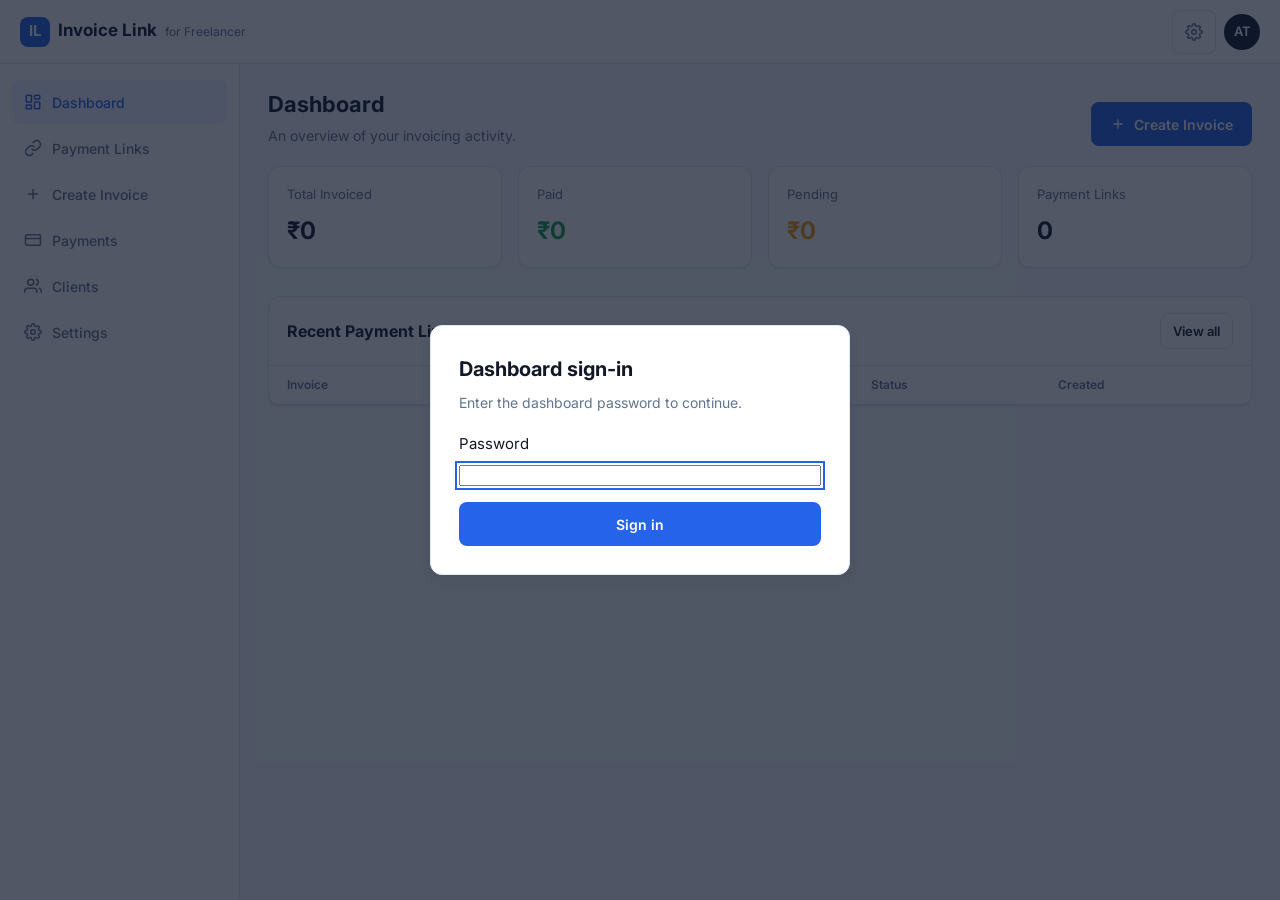
<file: index.html>
<!DOCTYPE html>
<html lang="en">
<head>
<meta charset="UTF-8">
<meta name="viewport" content="width=device-width, initial-scale=1.0">
<title>Invoice Link for Freelancer — Dashboard</title>
<link rel="preconnect" href="https://fonts.googleapis.com">
<link rel="preconnect" href="https://fonts.gstatic.com" crossorigin>
<link href="https://fonts.googleapis.com/css2?family=Inter:wght@400;500;600;700&display=swap" rel="stylesheet">
<link rel="stylesheet" href="style.css">
</head>
<body>

<header class="app-header">
  <div style="display:flex; align-items:center; gap:10px;">
    <button class="icon-btn menu-toggle" id="menuToggle" aria-label="Open menu" aria-expanded="false" aria-controls="sidebar">
      <svg width="18" height="18" viewBox="0 0 24 24" fill="none" stroke="currentColor" stroke-width="2"><line x1="3" y1="6" x2="21" y2="6"/><line x1="3" y1="12" x2="21" y2="12"/><line x1="3" y1="18" x2="21" y2="18"/></svg>
    </button>
    <div class="brand">
      <span class="brand__mark" aria-hidden="true">IL</span>
      <span class="brand__name">Invoice Link</span>
      <span class="brand__sub">for Freelancer</span>
    </div>
  </div>
  <div class="header-actions">
    <button class="icon-btn" id="settingsShortcut" aria-label="Settings" data-nav="settings">
      <svg width="18" height="18" viewBox="0 0 24 24" fill="none" stroke="currentColor" stroke-width="2"><circle cx="12" cy="12" r="3"/><path d="M19.4 15a1.7 1.7 0 0 0 .34 1.87l.06.06a2 2 0 1 1-2.83 2.83l-.06-.06a1.7 1.7 0 0 0-1.87-.34 1.7 1.7 0 0 0-1 1.55V21a2 2 0 0 1-4 0v-.09A1.7 1.7 0 0 0 9 19.4a1.7 1.7 0 0 0-1.87.34l-.06.06a2 2 0 1 1-2.83-2.83l.06-.06A1.7 1.7 0 0 0 4.6 15a1.7 1.7 0 0 0-1.55-1H3a2 2 0 0 1 0-4h.09A1.7 1.7 0 0 0 4.6 9a1.7 1.7 0 0 0-.34-1.87l-.06-.06a2 2 0 1 1 2.83-2.83l.06.06A1.7 1.7 0 0 0 9 4.6a1.7 1.7 0 0 0 1-1.55V3a2 2 0 0 1 4 0v.09a1.7 1.7 0 0 0 1 1.55 1.7 1.7 0 0 0 1.87-.34l.06-.06a2 2 0 1 1 2.83 2.83l-.06.06A1.7 1.7 0 0 0 19.4 9a1.7 1.7 0 0 0 1.55 1H21a2 2 0 0 1 0 4h-.09a1.7 1.7 0 0 0-1.51 1z"/></svg>
    </button>
    <button class="btn btn-secondary btn-sm" id="adminSignOut" type="button" hidden>Sign out</button>
    <span class="avatar" aria-hidden="true">AT</span>
    <span class="visually-hidden">Profile</span>
  </div>
</header>

<div class="app-shell">
  <nav class="sidebar" id="sidebar" aria-label="Primary">
    <ul class="nav-list">
      <li><a class="nav-link" href="#dashboard" data-nav="dashboard" aria-current="page">
        <svg width="18" height="18" viewBox="0 0 24 24" fill="none" stroke="currentColor" stroke-width="2"><rect x="3" y="3" width="7" height="9" rx="1"/><rect x="14" y="3" width="7" height="5" rx="1"/><rect x="14" y="12" width="7" height="9" rx="1"/><rect x="3" y="16" width="7" height="5" rx="1"/></svg>
        <span>Dashboard</span></a></li>
      <li><a class="nav-link" href="#links" data-nav="links">
        <svg width="18" height="18" viewBox="0 0 24 24" fill="none" stroke="currentColor" stroke-width="2"><path d="M10 13a5 5 0 0 0 7.54.54l3-3a5 5 0 0 0-7.07-7.07l-1.72 1.71"/><path d="M14 11a5 5 0 0 0-7.54-.54l-3 3a5 5 0 0 0 7.07 7.07l1.71-1.71"/></svg>
        <span>Payment Links</span></a></li>
      <li><a class="nav-link" href="#create" data-nav="create">
        <svg width="18" height="18" viewBox="0 0 24 24" fill="none" stroke="currentColor" stroke-width="2"><path d="M12 5v14M5 12h14"/></svg>
        <span>Create Invoice</span></a></li>
      <li><a class="nav-link" href="#payments" data-nav="payments">
        <svg width="18" height="18" viewBox="0 0 24 24" fill="none" stroke="currentColor" stroke-width="2"><rect x="2" y="5" width="20" height="14" rx="2"/><line x1="2" y1="10" x2="22" y2="10"/></svg>
        <span>Payments</span></a></li>
      <li><a class="nav-link" href="#clients" data-nav="clients">
        <svg width="18" height="18" viewBox="0 0 24 24" fill="none" stroke="currentColor" stroke-width="2"><path d="M17 21v-2a4 4 0 0 0-4-4H5a4 4 0 0 0-4 4v2"/><circle cx="9" cy="7" r="4"/><path d="M23 21v-2a4 4 0 0 0-3-3.87M16 3.13a4 4 0 0 1 0 7.75"/></svg>
        <span>Clients</span></a></li>
      <li><a class="nav-link" href="#settings" data-nav="settings">
        <svg width="18" height="18" viewBox="0 0 24 24" fill="none" stroke="currentColor" stroke-width="2"><circle cx="12" cy="12" r="3"/><path d="M19.4 15a1.7 1.7 0 0 0 .34 1.87l.06.06a2 2 0 1 1-2.83 2.83l-.06-.06a1.7 1.7 0 0 0-1.87-.34 1.7 1.7 0 0 0-1 1.55V21a2 2 0 0 1-4 0v-.09A1.7 1.7 0 0 0 9 19.4a1.7 1.7 0 0 0-1.87.34l-.06.06a2 2 0 1 1-2.83-2.83l.06-.06A1.7 1.7 0 0 0 4.6 15a1.7 1.7 0 0 0-1.55-1H3a2 2 0 0 1 0-4h.09A1.7 1.7 0 0 0 4.6 9a1.7 1.7 0 0 0-.34-1.87l-.06-.06a2 2 0 1 1 2.83-2.83l.06.06A1.7 1.7 0 0 0 9 4.6a1.7 1.7 0 0 0 1-1.55V3a2 2 0 0 1 4 0v.09a1.7 1.7 0 0 0 1 1.55 1.7 1.7 0 0 0 1.87-.34l.06-.06a2 2 0 1 1 2.83 2.83l-.06.06A1.7 1.7 0 0 0 19.4 9a1.7 1.7 0 0 0 1.55 1H21a2 2 0 0 1 0 4h-.09a1.7 1.7 0 0 0-1.51 1z"/></svg>
        <span>Settings</span></a></li>
    </ul>
  </nav>

  <main class="main" id="mainContent">

    <!-- ============================= DASHBOARD ============================= -->
    <section class="view is-active" id="view-dashboard" aria-labelledby="dashboardHeading">
      <div class="page-head">
        <div>
          <h1 id="dashboardHeading">Dashboard</h1>
          <p>An overview of your invoicing activity.</p>
        </div>
        <button class="btn btn-primary" data-nav="create">
          <svg width="16" height="16" viewBox="0 0 24 24" fill="none" stroke="currentColor" stroke-width="2"><path d="M12 5v14M5 12h14"/></svg>
          Create Invoice
        </button>
      </div>

      <div class="stat-grid">
        <div class="stat-card">
          <p class="stat-card__label">Total Invoiced</p>
          <p class="stat-card__value" id="statTotalInvoiced">₹0</p>
        </div>
        <div class="stat-card stat-card--paid">
          <p class="stat-card__label">Paid</p>
          <p class="stat-card__value" id="statPaid">₹0</p>
        </div>
        <div class="stat-card stat-card--pending">
          <p class="stat-card__label">Pending</p>
          <p class="stat-card__value" id="statPending">₹0</p>
        </div>
        <div class="stat-card">
          <p class="stat-card__label">Payment Links</p>
          <p class="stat-card__value" id="statLinkCount">0</p>
        </div>
      </div>

      <div class="panel">
        <div class="panel__header">
          <h2>Recent Payment Links</h2>
          <button class="btn btn-secondary btn-sm" data-nav="links">View all</button>
        </div>
        <div class="table-scroll">
          <table>
            <thead>
              <tr><th>Invoice</th><th>Client</th><th>Amount</th><th>Status</th><th>Created</th></tr>
            </thead>
            <tbody id="dashboardRecentBody"></tbody>
          </table>
        </div>
      </div>
    </section>

    <!-- ============================= PAYMENT LINKS ========================== -->
    <section class="view" id="view-links" aria-labelledby="linksHeading">
      <div class="page-head">
        <div>
          <h1 id="linksHeading">Payment Links</h1>
          <p>Every invoice link you've generated.</p>
        </div>
        <button class="btn btn-primary" data-nav="create">
          <svg width="16" height="16" viewBox="0 0 24 24" fill="none" stroke="currentColor" stroke-width="2"><path d="M12 5v14M5 12h14"/></svg>
          Create Invoice
        </button>
      </div>
      <div class="panel">
        <div class="panel__body table-scroll">
          <table>
            <thead>
              <tr><th>Invoice</th><th>Client</th><th>Amount</th><th>Status</th><th>Created</th><th>Actions</th></tr>
            </thead>
            <tbody id="linksTableBody"></tbody>
          </table>
          <div class="empty-state" id="linksEmptyState" hidden>
            <p><strong>No payment links yet.</strong></p>
            <p>Create an invoice to generate your first shareable link.</p>
          </div>
        </div>
      </div>
    </section>

    <!-- ============================= CREATE INVOICE ========================= -->
    <section class="view" id="view-create" aria-labelledby="createHeading">
      <div class="page-head">
        <div>
          <h1 id="createHeading">Create Invoice</h1>
          <p>Fill in the details to generate a shareable payment link.</p>
        </div>
      </div>

      <div class="panel">
        <div class="panel__body">
          <form id="invoiceForm" novalidate>

            <div class="form-section">
              <h3>Invoice information</h3>
              <div class="form-grid">
                <div class="field">
                  <label for="invoiceNumber">Invoice number</label>
                  <input type="text" id="invoiceNumber" name="invoiceNumber" readonly>
                  <span class="hint">Generated automatically when you submit.</span>
                </div>
                <div class="field">
                  <label for="serviceTitle">Service title</label>
                  <input type="text" id="serviceTitle" name="serviceTitle" placeholder="e.g. Website Development" required>
                  <span class="field-error" data-error-for="serviceTitle"></span>
                </div>
                <div class="field field--full">
                  <label for="description">Description</label>
                  <textarea id="description" name="description" placeholder="Briefly describe the work this invoice covers"></textarea>
                </div>
                <div class="field">
                  <label for="amount">Amount</label>
                  <div class="amount-row">
                    <input type="number" id="amount" name="amount" min="1" step="0.01" placeholder="5000" required>
                    <select id="currency" name="currency">
                      <option value="INR" selected>INR</option>
                      <option value="USD">USD</option>
                      <option value="EUR">EUR</option>
                    </select>
                  </div>
                  <span class="field-error" data-error-for="amount"></span>
                </div>
                <div class="field">
                  <label for="dueDate">Due date</label>
                  <input type="date" id="dueDate" name="dueDate" required>
                  <span class="field-error" data-error-for="dueDate"></span>
                </div>
              </div>
            </div>

            <div class="form-section">
              <h3>Client information</h3>
              <div class="form-grid">
                <div class="field">
                  <label for="clientName">Client name</label>
                  <input type="text" id="clientName" name="clientName" required>
                  <span class="field-error" data-error-for="clientName"></span>
                </div>
                <div class="field">
                  <label for="clientEmail">Client email</label>
                  <input type="email" id="clientEmail" name="clientEmail" required>
                  <span class="field-error" data-error-for="clientEmail"></span>
                </div>
                <div class="field">
                  <label for="clientPhone">Client phone</label>
                  <input type="tel" id="clientPhone" name="clientPhone">
                </div>
                <div class="field">
                  <label for="company">Company</label>
                  <input type="text" id="company" name="company">
                </div>
              </div>
            </div>

            <div class="form-section">
              <h3>Payment information</h3>
              <div class="form-grid">
                <div class="field">
                  <label for="upiId">UPI ID</label>
                  <input type="text" id="upiId" name="upiId" placeholder="yourname@upi" required>
                  <span class="field-error" data-error-for="upiId"></span>
                </div>
                <div class="field">
                  <label for="upiName">UPI name</label>
                  <input type="text" id="upiName" name="upiName" placeholder="Name shown to payer" required>
                  <span class="field-error" data-error-for="upiName"></span>
                </div>
                <div class="field field--full">
                  <label for="qrUpload">UPI QR code</label>
                  <div class="qr-upload">
                    <div class="qr-upload__preview" id="qrPreview">
                      <svg width="24" height="24" viewBox="0 0 24 24" fill="none" stroke="currentColor" stroke-width="2" style="color:#94A3B8"><rect x="3" y="3" width="7" height="7"/><rect x="14" y="3" width="7" height="7"/><rect x="3" y="14" width="7" height="7"/></svg>
                    </div>
                    <div>
                      <input type="file" id="qrUpload" name="qrUpload" accept="image/*">
                      <p class="hint">Optional — a QR code is also generated automatically from your UPI ID.</p>
                    </div>
                  </div>
                </div>
                <div class="field field--full">
                  <label for="notes">Additional notes</label>
                  <textarea id="notes" name="notes" placeholder="Optional note shown to the client"></textarea>
                </div>
              </div>
            </div>

            <div class="form-footer">
              <button type="button" class="btn btn-secondary" id="resetFormBtn">Clear form</button>
              <button type="submit" class="btn btn-primary">Generate Payment Link</button>
            </div>
          </form>

          <div class="link-result" id="linkResult">
            <svg width="18" height="18" viewBox="0 0 24 24" fill="none" stroke="var(--color-success)" stroke-width="2"><path d="M22 11.08V12a10 10 0 1 1-5.93-9.14"/><polyline points="22 4 12 14.01 9 11.01"/></svg>
            <code id="linkResultText"></code>
            <button class="btn btn-secondary btn-sm" id="copyLinkBtn">Copy</button>
            <button class="btn btn-secondary btn-sm" id="shareLinkBtn">Share on WhatsApp</button>
          </div>
        </div>
      </div>
    </section>

    <!-- ============================= PAYMENTS =============================== -->
    <section class="view" id="view-payments" aria-labelledby="paymentsHeading">
      <div class="page-head">
        <div>
          <h1 id="paymentsHeading">Payments</h1>
          <p>Review submissions and verify received payments.</p>
        </div>
        <button class="btn btn-secondary btn-sm" id="refreshPaymentsBtn">Refresh</button>
      </div>

      <div class="panel">
        <div class="panel__header">
          <h2>Pending verification</h2>
        </div>
        <div class="panel__body" id="pendingPaymentsList"></div>
        <div class="empty-state" id="pendingEmptyState" hidden>
          <p><strong>Nothing pending.</strong></p>
          <p>Submitted payments awaiting your verification will show up here.</p>
        </div>
      </div>

      <div class="panel" style="margin-top:20px;">
        <div class="panel__header">
          <h2>All payments</h2>
        </div>
        <div class="table-scroll">
          <table>
            <thead>
              <tr><th>Invoice</th><th>Client</th><th>Amount</th><th>UTR</th><th>Status</th><th>Submitted</th></tr>
            </thead>
            <tbody id="allPaymentsBody"></tbody>
          </table>
        </div>
      </div>
    </section>

    <!-- ============================= CLIENTS ================================= -->
    <section class="view" id="view-clients" aria-labelledby="clientsHeading">
      <div class="page-head">
        <div>
          <h1 id="clientsHeading">Clients</h1>
          <p>Everyone you've invoiced through Invoice Link.</p>
        </div>
      </div>
      <div class="panel">
        <div class="table-scroll">
          <table>
            <thead>
              <tr><th>Client</th><th>Company</th><th>Email</th><th>Invoices</th><th>Total paid</th></tr>
            </thead>
            <tbody id="clientsTableBody"></tbody>
          </table>
        </div>
        <div class="empty-state" id="clientsEmptyState" hidden>
          <p><strong>No clients yet.</strong></p>
          <p>Clients appear here once you create your first invoice.</p>
        </div>
      </div>
    </section>

    <!-- ============================= SETTINGS ================================ -->
    <section class="view" id="view-settings" aria-labelledby="settingsHeading">
      <div class="page-head">
        <div>
          <h1 id="settingsHeading">Settings</h1>
          <p>Connect your Google Sheets backend and default payment details.</p>
        </div>
      </div>
      <div class="panel">
        <div class="panel__body settings-grid">
          <div class="field">
            <label for="settingsScriptUrl">Google Apps Script Web App URL</label>
            <input type="url" id="settingsScriptUrl" placeholder="https://script.google.com/macros/s/AKfycbyOiIoFltcl5PeaCTI5nNxFdUTY6X_aiPdOyytoQ_7DCXQsk9iRJIqCrq6R4OcUw2ZMYw/exec">
            <span class="hint">Public endpoint only — this holds no credentials. See apps-script/README for setup.</span>
          </div>
          <div class="field">
            <label for="settingsUpiId">Default UPI ID</label>
            <input type="text" id="settingsUpiId" placeholder="yourname@upi">
          </div>
          <div class="field">
            <label for="settingsUpiName">Default UPI name</label>
            <input type="text" id="settingsUpiName">
          </div>
          <div>
            <button class="btn btn-primary" id="saveSettingsBtn">Save settings</button>
          </div>
        </div>
      </div>
    </section>

  </main>
</div>

<dialog class="admin-auth" id="adminAuthDialog" aria-labelledby="adminAuthTitle">
  <h1 id="adminAuthTitle">Dashboard sign-in</h1>
  <p id="adminAuthMessage" aria-live="polite">Enter the dashboard password to continue.</p>
  <form id="adminAuthForm">
    <label for="adminPassword">Password</label>
    <input id="adminPassword" type="password" name="password" autocomplete="current-password" required>
    <button class="btn btn-primary" id="adminAuthSubmit" type="submit">Sign in</button>
  </form>
</dialog>

<!-- Payment link details modal -->
<div class="overlay" id="linkDetailsOverlay" role="dialog" aria-modal="true" aria-labelledby="linkDetailsTitle">
  <div class="modal modal--invoice">
    <div class="modal__header">
      <h3 id="linkDetailsTitle">Payment link details</h3>
      <button class="icon-btn" id="linkDetailsClose" aria-label="Close">
        <svg width="16" height="16" viewBox="0 0 24 24" fill="none" stroke="currentColor" stroke-width="2"><line x1="18" y1="6" x2="6" y2="18"/><line x1="6" y1="6" x2="18" y2="18"/></svg>
      </button>
    </div>
    <div class="modal__body">
      <dl class="invoice-details-grid">
        <div><dt>Invoice</dt><dd id="linkDetailsInvoice">—</dd></div>
        <div><dt>Client</dt><dd id="linkDetailsClient">—</dd></div>
        <div><dt>Company</dt><dd id="linkDetailsCompany">—</dd></div>
        <div><dt>Email</dt><dd id="linkDetailsEmail">—</dd></div>
        <div><dt>Service</dt><dd id="linkDetailsService">—</dd></div>
        <div><dt>Amount</dt><dd id="linkDetailsAmount">—</dd></div>
        <div><dt>Status</dt><dd id="linkDetailsStatus">—</dd></div>
        <div><dt>Created</dt><dd id="linkDetailsCreated">—</dd></div>
      </dl>
      <div class="payment-link-preview">
        <p class="payment-link-preview__label">Payment link</p>
        <p id="linkDetailsUrl" class="payment-link-preview__url"></p>
      </div>
    </div>
    <div class="modal__footer">
      <button class="btn btn-secondary" id="linkDetailsCopy">Copy link</button>
      <button class="btn btn-secondary" id="linkDetailsCancel">Close</button>
      <button class="btn btn-primary" id="linkDetailsOpen">Open payment page</button>
    </div>
  </div>
</div>

<!-- Reject reason modal -->
<div class="overlay" id="rejectOverlay" role="dialog" aria-modal="true" aria-labelledby="rejectModalTitle">
  <div class="modal">
    <div class="modal__header">
      <h3 id="rejectModalTitle">Reject payment</h3>
      <button class="icon-btn" id="rejectModalClose" aria-label="Close">
        <svg width="16" height="16" viewBox="0 0 24 24" fill="none" stroke="currentColor" stroke-width="2"><line x1="18" y1="6" x2="6" y2="18"/><line x1="6" y1="6" x2="18" y2="18"/></svg>
      </button>
    </div>
    <div class="modal__body">
      <div class="field">
        <label for="rejectReason">Reason for rejection</label>
        <textarea id="rejectReason" placeholder="e.g. UTR does not match any received payment"></textarea>
      </div>
    </div>
    <div class="modal__footer">
      <button class="btn btn-secondary" id="rejectCancelBtn">Cancel</button>
      <button class="btn btn-danger" id="rejectConfirmBtn">Reject payment</button>
    </div>
  </div>
</div>

<div class="toast-stack" id="toastStack" aria-live="polite"></div>

<script src="script.js"></script>
</body>
</html>
</file>
<file: style.css>
/* ==========================================================================
   Invoice Link — Dashboard Styles
   ========================================================================== */

:root {
  --color-primary: #2563EB;
  --color-primary-dark: #1D4ED8;
  --color-dark: #0F172A;
  --color-bg: #F8FAFC;
  --color-white: #FFFFFF;
  --color-text: #111827;
  --color-text-secondary: #64748B;
  --color-border: #E2E8F0;
  --color-success: #16A34A;
  --color-success-bg: #F0FDF4;
  --color-warning: #F59E0B;
  --color-warning-bg: #FFFBEB;
  --color-error: #DC2626;
  --color-error-bg: #FEF2F2;

  --font-base: Inter, Arial, sans-serif;

  --radius-sm: 8px;
  --radius-md: 12px;
  --radius-lg: 16px;

  --shadow-sm: 0 1px 2px rgba(15, 23, 42, 0.06);
  --shadow-md: 0 4px 12px rgba(15, 23, 42, 0.08);

  --header-h: 64px;
  --sidebar-w: 240px;
}

* {
  box-sizing: border-box;
}

html, body {
  margin: 0;
  padding: 0;
}

body {
  font-family: var(--font-base);
  background: var(--color-bg);
  color: var(--color-text);
  font-size: 15px;
  line-height: 1.5;
  -webkit-font-smoothing: antialiased;
}

a {
  color: inherit;
}

button {
  font-family: inherit;
}

img {
  max-width: 100%;
}

.visually-hidden {
  position: absolute;
  width: 1px;
  height: 1px;
  padding: 0;
  margin: -1px;
  overflow: hidden;
  clip: rect(0, 0, 0, 0);
  white-space: nowrap;
  border: 0;
}

:focus-visible {
  outline: 2px solid var(--color-primary);
  outline-offset: 2px;
}

/* ------------------------------- Header --------------------------------- */

.app-header {
  height: var(--header-h);
  background: var(--color-white);
  border-bottom: 1px solid var(--color-border);
  display: flex;
  align-items: center;
  justify-content: space-between;
  padding: 0 20px;
  position: sticky;
  top: 0;
  z-index: 30;
}

.brand {
  display: flex;
  align-items: baseline;
  gap: 8px;
}

.brand__mark {
  width: 30px;
  height: 30px;
  border-radius: 8px;
  background: var(--color-primary);
  color: var(--color-white);
  display: inline-flex;
  align-items: center;
  justify-content: center;
  font-weight: 700;
  font-size: 15px;
  flex-shrink: 0;
}

.brand__name {
  font-weight: 700;
  font-size: 17px;
  color: var(--color-dark);
}

.brand__sub {
  font-size: 12px;
  color: var(--color-text-secondary);
}

.header-actions {
  display: flex;
  align-items: center;
  gap: 8px;
}

.icon-btn {
  width: 40px;
  height: 40px;
  min-width: 44px;
  min-height: 44px;
  border-radius: var(--radius-sm);
  border: 1px solid var(--color-border);
  background: var(--color-white);
  display: inline-flex;
  align-items: center;
  justify-content: center;
  cursor: pointer;
  color: var(--color-text-secondary);
}

.icon-btn:hover {
  background: var(--color-bg);
  color: var(--color-text);
}

.menu-toggle {
  display: none;
}

.avatar {
  width: 36px;
  height: 36px;
  border-radius: 50%;
  background: var(--color-dark);
  color: var(--color-white);
  display: inline-flex;
  align-items: center;
  justify-content: center;
  font-weight: 600;
  font-size: 13px;
}

/* ------------------------------- Shell ----------------------------------- */

.app-shell {
  display: grid;
  grid-template-columns: var(--sidebar-w) 1fr;
  min-height: calc(100vh - var(--header-h));
}

.sidebar {
  background: var(--color-white);
  border-right: 1px solid var(--color-border);
  padding: 16px 12px;
}

.nav-list {
  list-style: none;
  margin: 0;
  padding: 0;
  display: flex;
  flex-direction: column;
  gap: 2px;
}

.nav-link {
  display: flex;
  align-items: center;
  gap: 10px;
  padding: 10px 12px;
  min-height: 44px;
  border-radius: var(--radius-sm);
  text-decoration: none;
  color: var(--color-text-secondary);
  font-size: 14px;
  font-weight: 500;
}

.nav-link svg {
  flex-shrink: 0;
}

.nav-link:hover {
  background: var(--color-bg);
  color: var(--color-text);
}

.nav-link[aria-current="page"] {
  background: #EFF6FF;
  color: var(--color-primary);
}

.main {
  padding: 24px 28px 48px;
  min-width: 0;
}

.page-head {
  display: flex;
  align-items: flex-end;
  justify-content: space-between;
  margin-bottom: 20px;
  gap: 12px;
  flex-wrap: wrap;
}

.page-head h1 {
  font-size: 22px;
  margin: 0 0 4px;
  color: var(--color-dark);
}

.page-head p {
  margin: 0;
  color: var(--color-text-secondary);
  font-size: 14px;
}

/* ------------------------------- Buttons ---------------------------------- */

.btn {
  display: inline-flex;
  align-items: center;
  justify-content: center;
  gap: 8px;
  min-height: 44px;
  padding: 0 18px;
  border-radius: var(--radius-sm);
  font-size: 14px;
  font-weight: 600;
  border: 1px solid transparent;
  cursor: pointer;
  white-space: nowrap;
}

.btn-primary {
  background: var(--color-primary);
  color: var(--color-white);
}

.btn-primary:hover {
  background: var(--color-primary-dark);
}

.btn-secondary {
  background: var(--color-white);
  border-color: var(--color-border);
  color: var(--color-text);
}

.btn-secondary:hover {
  background: var(--color-bg);
}

.btn-ghost {
  background: transparent;
  color: var(--color-text-secondary);
}

.btn-ghost:hover {
  color: var(--color-text);
}

.btn-danger {
  background: var(--color-white);
  border-color: var(--color-error);
  color: var(--color-error);
}

.btn-danger:hover {
  background: var(--color-error-bg);
}

.btn-sm {
  min-height: 36px;
  padding: 0 12px;
  font-size: 13px;
}

.btn:disabled {
  opacity: 0.5;
  cursor: not-allowed;
}

/* ------------------------------- Cards ------------------------------------ */

.stat-grid {
  display: grid;
  grid-template-columns: repeat(4, 1fr);
  gap: 16px;
  margin-bottom: 28px;
}

.stat-card {
  background: var(--color-white);
  border: 1px solid var(--color-border);
  border-radius: var(--radius-md);
  padding: 18px;
  box-shadow: var(--shadow-sm);
}

.stat-card__label {
  font-size: 13px;
  color: var(--color-text-secondary);
  margin: 0 0 8px;
}

.stat-card__value {
  font-size: 24px;
  font-weight: 700;
  color: var(--color-dark);
  margin: 0;
}

.stat-card--paid .stat-card__value { color: var(--color-success); }
.stat-card--pending .stat-card__value { color: var(--color-warning); }

.panel {
  background: var(--color-white);
  border: 1px solid var(--color-border);
  border-radius: var(--radius-md);
  box-shadow: var(--shadow-sm);
}

.panel__header {
  display: flex;
  align-items: center;
  justify-content: space-between;
  padding: 16px 18px;
  border-bottom: 1px solid var(--color-border);
  gap: 12px;
  flex-wrap: wrap;
}

.panel__header h2 {
  font-size: 16px;
  margin: 0;
  color: var(--color-dark);
}

.panel__body {
  padding: 18px;
}

/* ------------------------------- Tables ------------------------------------ */

.table-scroll {
  overflow-x: auto;
}

table {
  width: 100%;
  border-collapse: collapse;
  min-width: 640px;
}

thead th {
  text-align: left;
  font-size: 12px;
  font-weight: 600;
  color: var(--color-text-secondary);
  padding: 10px 18px;
  border-bottom: 1px solid var(--color-border);
}

tbody td {
  padding: 14px 18px;
  border-bottom: 1px solid var(--color-border);
  font-size: 14px;
}

tbody tr:last-child td {
  border-bottom: none;
}

.cell-actions {
  display: flex;
  gap: 6px;
  flex-wrap: wrap;
}

/* ------------------------------- Badges ------------------------------------ */

.badge {
  display: inline-flex;
  align-items: center;
  gap: 6px;
  padding: 3px 10px;
  border-radius: 999px;
  font-size: 12px;
  font-weight: 600;
}

.badge::before {
  content: "";
  width: 6px;
  height: 6px;
  border-radius: 50%;
  background: currentColor;
}

.badge--paid { background: var(--color-success-bg); color: var(--color-success); }
.badge--pending { background: var(--color-warning-bg); color: var(--color-warning); }
.badge--rejected { background: var(--color-error-bg); color: var(--color-error); }
.badge--disabled { background: #F1F5F9; color: var(--color-text-secondary); }

/* ------------------------------- Forms ------------------------------------ */

.form-grid {
  display: grid;
  grid-template-columns: repeat(2, 1fr);
  gap: 16px;
}

.field {
  display: flex;
  flex-direction: column;
  gap: 6px;
}

.field--full {
  grid-column: 1 / -1;
}

.field label {
  font-size: 13px;
  font-weight: 600;
  color: var(--color-text);
}

.field .hint {
  font-size: 12px;
  color: var(--color-text-secondary);
}

.field input,
.field select,
.field textarea {
  min-height: 44px;
  padding: 10px 12px;
  border: 1px solid var(--color-border);
  border-radius: var(--radius-sm);
  font-size: 14px;
  font-family: inherit;
  background: var(--color-white);
  color: var(--color-text);
  width: 100%;
}

.field textarea {
  min-height: 88px;
  resize: vertical;
}

.field input:focus,
.field select:focus,
.field textarea:focus {
  outline: none;
  border-color: var(--color-primary);
  box-shadow: 0 0 0 3px rgba(37, 99, 235, 0.15);
}

.field-error {
  font-size: 12px;
  color: var(--color-error);
  min-height: 16px;
}

.field.has-error input,
.field.has-error select,
.field.has-error textarea {
  border-color: var(--color-error);
}

.amount-row {
  display: grid;
  grid-template-columns: 1fr 120px;
  gap: 12px;
}

.form-section + .form-section {
  margin-top: 26px;
  padding-top: 22px;
  border-top: 1px solid var(--color-border);
}

.form-section h3 {
  font-size: 14px;
  margin: 0 0 14px;
  color: var(--color-dark);
}

.form-footer {
  display: flex;
  justify-content: flex-end;
  gap: 10px;
  margin-top: 24px;
}

.qr-upload {
  border: 1px dashed var(--color-border);
  border-radius: var(--radius-sm);
  padding: 16px;
  display: flex;
  align-items: center;
  gap: 14px;
}

.qr-upload__preview {
  width: 64px;
  height: 64px;
  border-radius: var(--radius-sm);
  background: var(--color-bg);
  border: 1px solid var(--color-border);
  display: flex;
  align-items: center;
  justify-content: center;
  overflow: hidden;
  flex-shrink: 0;
}

/* ------------------------------- Link result ------------------------------- */

.link-result {
  display: none;
  align-items: center;
  gap: 10px;
  margin-top: 18px;
  padding: 14px 16px;
  background: var(--color-success-bg);
  border: 1px solid #BBF7D0;
  border-radius: var(--radius-sm);
  flex-wrap: wrap;
}

.link-result.is-visible {
  display: flex;
}

.link-result code {
  flex: 1;
  min-width: 200px;
  font-size: 13px;
  background: var(--color-white);
  padding: 8px 10px;
  border-radius: 6px;
  border: 1px solid var(--color-border);
  overflow-wrap: anywhere;
}

/* ------------------------------- Toast ------------------------------------- */

.toast-stack {
  position: fixed;
  bottom: 20px;
  right: 20px;
  display: flex;
  flex-direction: column;
  gap: 8px;
  z-index: 100;
}

.toast {
  background: var(--color-dark);
  color: var(--color-white);
  padding: 12px 16px;
  border-radius: var(--radius-sm);
  font-size: 13px;
  box-shadow: var(--shadow-md);
  max-width: 320px;
  animation: toast-in 0.18s ease-out;
}

.toast--error { background: var(--color-error); }
.toast--success { background: var(--color-success); }

@keyframes toast-in {
  from { opacity: 0; transform: translateY(6px); }
  to { opacity: 1; transform: translateY(0); }
}

/* ------------------------------- Empty state -------------------------------- */

.empty-state {
  text-align: center;
  padding: 40px 20px;
  color: var(--color-text-secondary);
}

.empty-state p {
  margin: 6px 0 0;
  font-size: 13px;
}

/* ------------------------------- Overlay / modal ----------------------------- */

.overlay {
  position: fixed;
  inset: 0;
  background: rgba(15, 23, 42, 0.45);
  display: none;
  align-items: center;
  justify-content: center;
  padding: 20px;
  z-index: 50;
}

.overlay.is-open {
  display: flex;
}

.modal {
  background: var(--color-white);
  border-radius: var(--radius-md);
  max-width: 420px;
  width: 100%;
  box-shadow: var(--shadow-md);
}

.modal--invoice {
  max-width: 560px;
}

.modal__header {
  padding: 18px;
  border-bottom: 1px solid var(--color-border);
  display: flex;
  align-items: center;
  justify-content: space-between;
}

.modal__header h3 {
  margin: 0;
  font-size: 16px;
}

.modal__body {
  padding: 18px;
}

.modal__footer {
  padding: 14px 18px;
  border-top: 1px solid var(--color-border);
  display: flex;
  justify-content: flex-end;
  gap: 10px;
  flex-wrap: wrap;
}

.admin-auth {
  width: min(420px, calc(100% - 32px));
  padding: 28px;
  border: 1px solid var(--color-border);
  border-radius: var(--radius-md);
  color: var(--color-text);
  background: var(--color-white);
  box-shadow: var(--shadow-md);
}

.admin-auth::backdrop {
  background: rgba(15, 23, 42, 0.72);
}

.admin-auth h1 {
  margin: 0 0 8px;
  font-size: 20px;
}

.admin-auth p {
  margin: 0 0 20px;
  color: var(--color-text-secondary);
  font-size: 14px;
}

.admin-auth form {
  display: grid;
  gap: 10px;
}

.admin-auth input {
  width: 100%;
}

.admin-auth button {
  width: 100%;
  margin-top: 6px;
}

#adminSignOut[hidden] {
  display: none;
}

.invoice-details-grid {
  display: grid;
  grid-template-columns: repeat(2, minmax(0, 1fr));
  gap: 16px;
  margin: 0;
}

.invoice-details-grid dt,
.payment-link-preview__label {
  color: var(--color-text-secondary);
  font-size: 12px;
  margin: 0 0 4px;
}

.invoice-details-grid dd {
  margin: 0;
  overflow-wrap: anywhere;
  font-size: 14px;
  font-weight: 600;
}

.payment-link-preview {
  margin-top: 20px;
  padding: 12px;
  background: var(--color-background);
  border: 1px solid var(--color-border);
  border-radius: var(--radius-sm);
}

.payment-link-preview__url {
  margin: 0;
  overflow-wrap: anywhere;
  color: var(--color-primary);
  font-size: 13px;
}

/* ------------------------------- Settings ----------------------------------- */

.settings-grid {
  display: grid;
  gap: 16px;
  max-width: 560px;
}

/* ------------------------------- Views toggle -------------------------------- */

.view {
  display: none;
}

.view.is-active {
  display: block;
}

/* ------------------------------- Responsive ----------------------------------- */

@media (max-width: 480px) {
  .invoice-details-grid {
    grid-template-columns: 1fr;
  }

  .modal__footer > .btn {
    flex: 1 1 auto;
  }
}

@media (max-width: 1024px) {
  .stat-grid {
    grid-template-columns: repeat(2, 1fr);
  }
  .form-grid {
    grid-template-columns: 1fr;
  }
  .amount-row {
    grid-template-columns: 1fr 100px;
  }
}

@media (max-width: 860px) {
  :root {
    --sidebar-w: 76px;
  }
  .nav-link span {
    display: none;
  }
  .nav-link {
    justify-content: center;
  }
  .brand__sub {
    display: none;
  }
}

@media (max-width: 640px) {
  .menu-toggle {
    display: inline-flex;
  }
  .app-shell {
    grid-template-columns: 1fr;
  }
  .sidebar {
    position: fixed;
    top: var(--header-h);
    left: 0;
    bottom: 0;
    width: 240px;
    transform: translateX(-100%);
    transition: transform 0.2s ease;
    z-index: 40;
  }
  .sidebar.is-open {
    transform: translateX(0);
    box-shadow: var(--shadow-md);
  }
  .nav-link span {
    display: inline;
  }
  .nav-link {
    justify-content: flex-start;
  }
  .brand__sub {
    display: block;
  }
  .stat-grid {
    grid-template-columns: 1fr 1fr;
  }
  .main {
    padding: 18px 16px 40px;
  }
}
</file>
